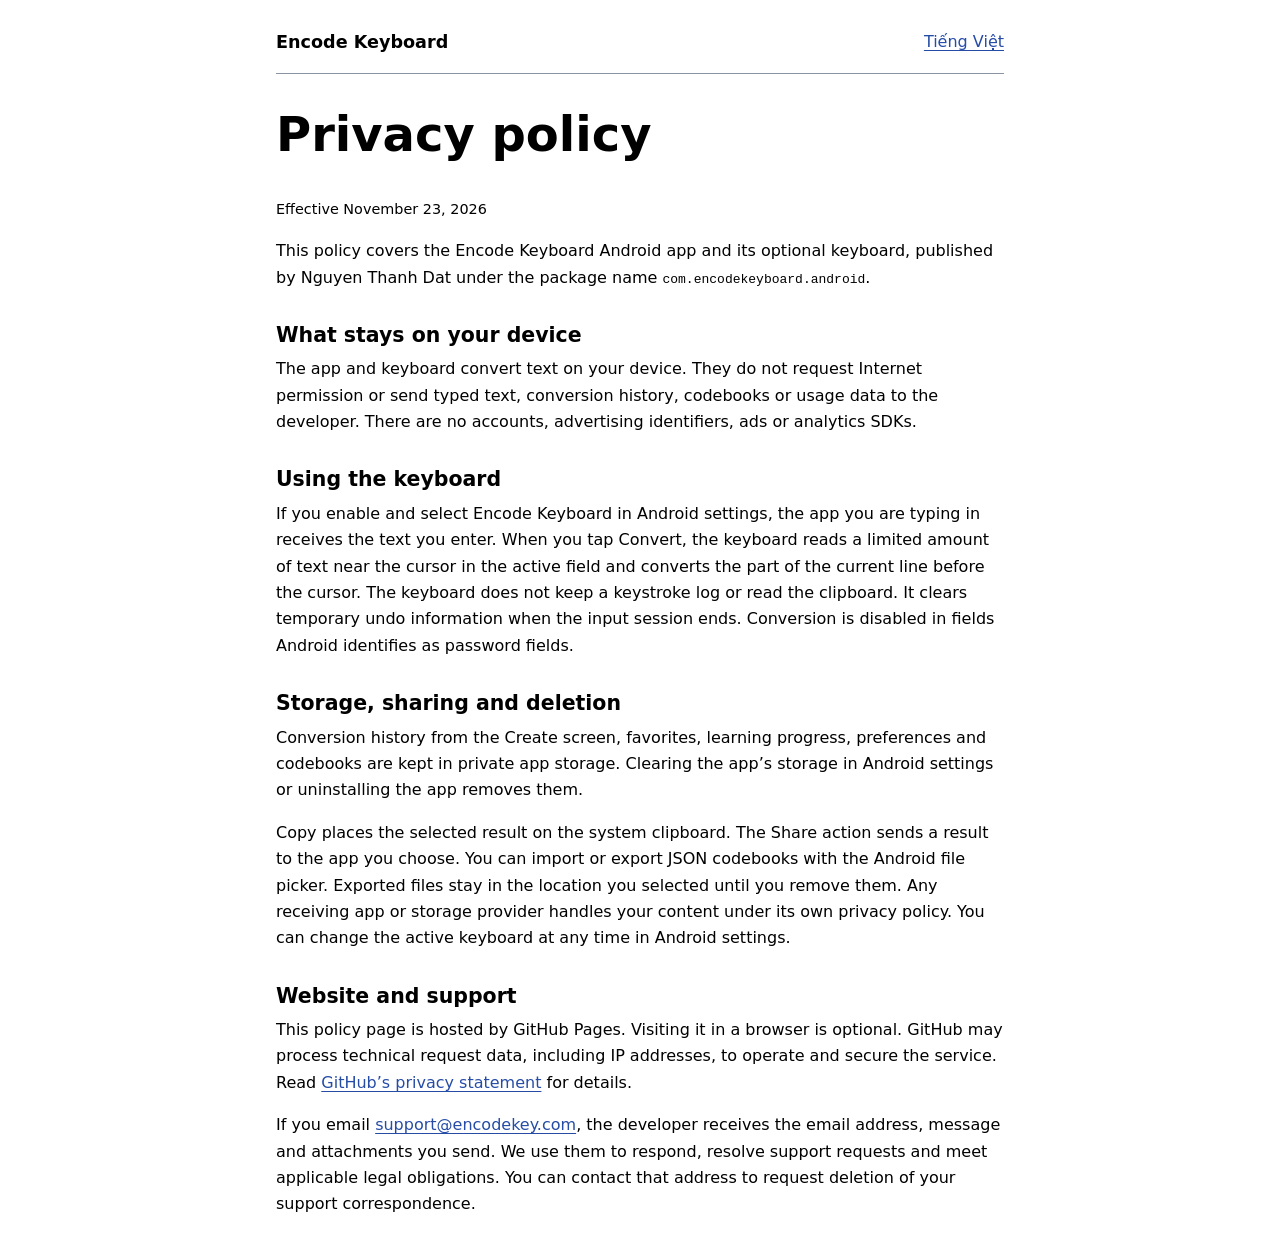
<file: index.html>
<!doctype html>
<html lang="en">
<head>
<meta charset="utf-8">
<meta name="viewport" content="width=device-width, initial-scale=1">
<title>Privacy policy · Encode Keyboard for Android</title>
<link rel="alternate" hreflang="vi" href="vi/">
<link rel="stylesheet" href="style.css">
</head>
<body>
<header><strong>Encode Keyboard</strong><a href="vi/" lang="vi" hreflang="vi">Tiếng Việt</a></header>
<main>
<h1>Privacy policy</h1>
<p><small>Effective November 23, 2026</small></p>
<p>This policy covers the Encode Keyboard Android app and its optional keyboard, published by Nguyen Thanh Dat under the package name <code>com.encodekeyboard.android</code>.</p>
<h2>What stays on your device</h2>
<p>The app and keyboard convert text on your device. They do not request Internet permission or send typed text, conversion history, codebooks or usage data to the developer. There are no accounts, advertising identifiers, ads or analytics SDKs.</p>
<h2>Using the keyboard</h2>
<p>If you enable and select Encode Keyboard in Android settings, the app you are typing in receives the text you enter. When you tap Convert, the keyboard reads a limited amount of text near the cursor in the active field and converts the part of the current line before the cursor. The keyboard does not keep a keystroke log or read the clipboard. It clears temporary undo information when the input session ends. Conversion is disabled in fields Android identifies as password fields.</p>
<h2>Storage, sharing and deletion</h2>
<p>Conversion history from the Create screen, favorites, learning progress, preferences and codebooks are kept in private app storage. Clearing the app’s storage in Android settings or uninstalling the app removes them.</p>
<p>Copy places the selected result on the system clipboard. The Share action sends a result to the app you choose. You can import or export JSON codebooks with the Android file picker. Exported files stay in the location you selected until you remove them. Any receiving app or storage provider handles your content under its own privacy policy. You can change the active keyboard at any time in Android settings.</p>
<h2>Website and support</h2>
<p>This policy page is hosted by GitHub Pages. Visiting it in a browser is optional. GitHub may process technical request data, including IP addresses, to operate and secure the service. Read <a href="https://docs.github.com/en/site-policy/privacy-policies/github-general-privacy-statement">GitHub’s privacy statement</a> for details.</p>
<p>If you email <a href="mailto:support@encodekey.com">support@encodekey.com</a>, the developer receives the email address, message and attachments you send. We use them to respond, resolve support requests and meet applicable legal obligations. You can contact that address to request deletion of your support correspondence.</p>
</main>
</body>
</html>
</file>
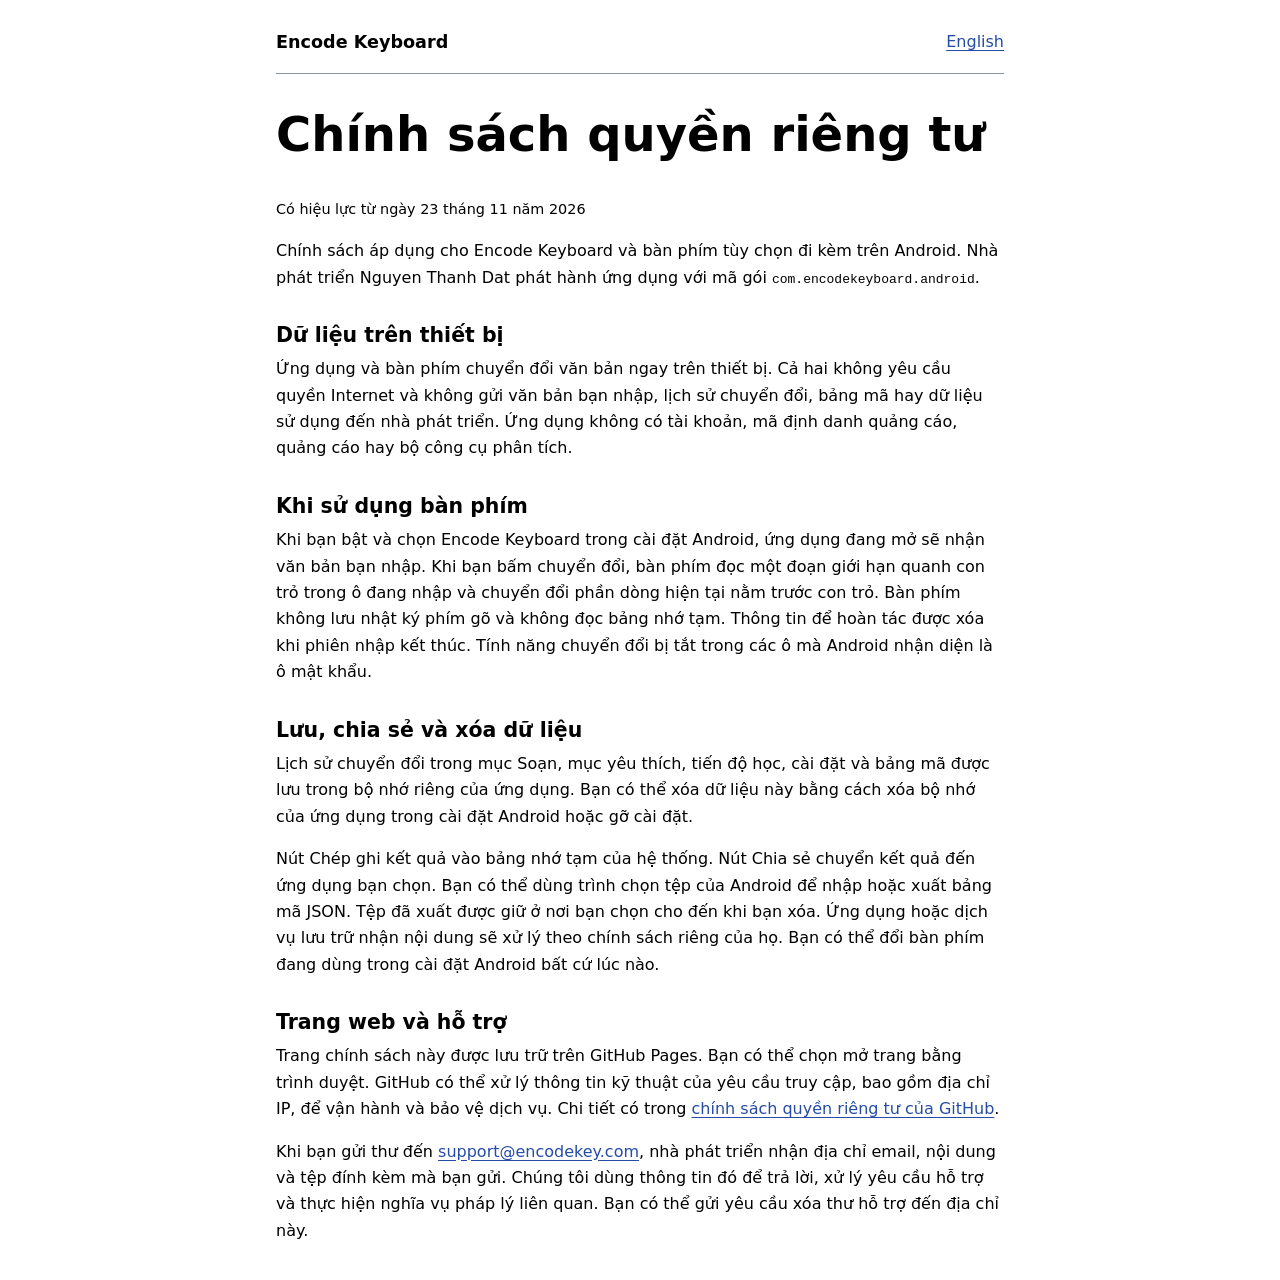
<file: vi/index.html>
<!doctype html>
<html lang="vi">
<head>
<meta charset="utf-8">
<meta name="viewport" content="width=device-width, initial-scale=1">
<title>Chính sách quyền riêng tư · Encode Keyboard cho Android</title>
<link rel="alternate" hreflang="en" href="../">
<link rel="stylesheet" href="../style.css">
</head>
<body>
<header><strong>Encode Keyboard</strong><a href="../" lang="en" hreflang="en">English</a></header>
<main>
<h1>Chính sách quyền riêng tư</h1>
<p><small>Có hiệu lực từ ngày 23 tháng 11 năm 2026</small></p>
<p>Chính sách áp dụng cho Encode Keyboard và bàn phím tùy chọn đi kèm trên Android. Nhà phát triển Nguyen Thanh Dat phát hành ứng dụng với mã gói <code>com.encodekeyboard.android</code>.</p>
<h2>Dữ liệu trên thiết bị</h2>
<p>Ứng dụng và bàn phím chuyển đổi văn bản ngay trên thiết bị. Cả hai không yêu cầu quyền Internet và không gửi văn bản bạn nhập, lịch sử chuyển đổi, bảng mã hay dữ liệu sử dụng đến nhà phát triển. Ứng dụng không có tài khoản, mã định danh quảng cáo, quảng cáo hay bộ công cụ phân tích.</p>
<h2>Khi sử dụng bàn phím</h2>
<p>Khi bạn bật và chọn Encode Keyboard trong cài đặt Android, ứng dụng đang mở sẽ nhận văn bản bạn nhập. Khi bạn bấm chuyển đổi, bàn phím đọc một đoạn giới hạn quanh con trỏ trong ô đang nhập và chuyển đổi phần dòng hiện tại nằm trước con trỏ. Bàn phím không lưu nhật ký phím gõ và không đọc bảng nhớ tạm. Thông tin để hoàn tác được xóa khi phiên nhập kết thúc. Tính năng chuyển đổi bị tắt trong các ô mà Android nhận diện là ô mật khẩu.</p>
<h2>Lưu, chia sẻ và xóa dữ liệu</h2>
<p>Lịch sử chuyển đổi trong mục Soạn, mục yêu thích, tiến độ học, cài đặt và bảng mã được lưu trong bộ nhớ riêng của ứng dụng. Bạn có thể xóa dữ liệu này bằng cách xóa bộ nhớ của ứng dụng trong cài đặt Android hoặc gỡ cài đặt.</p>
<p>Nút Chép ghi kết quả vào bảng nhớ tạm của hệ thống. Nút Chia sẻ chuyển kết quả đến ứng dụng bạn chọn. Bạn có thể dùng trình chọn tệp của Android để nhập hoặc xuất bảng mã JSON. Tệp đã xuất được giữ ở nơi bạn chọn cho đến khi bạn xóa. Ứng dụng hoặc dịch vụ lưu trữ nhận nội dung sẽ xử lý theo chính sách riêng của họ. Bạn có thể đổi bàn phím đang dùng trong cài đặt Android bất cứ lúc nào.</p>
<h2>Trang web và hỗ trợ</h2>
<p>Trang chính sách này được lưu trữ trên GitHub Pages. Bạn có thể chọn mở trang bằng trình duyệt. GitHub có thể xử lý thông tin kỹ thuật của yêu cầu truy cập, bao gồm địa chỉ IP, để vận hành và bảo vệ dịch vụ. Chi tiết có trong <a href="https://docs.github.com/en/site-policy/privacy-policies/github-general-privacy-statement">chính sách quyền riêng tư của GitHub</a>.</p>
<p>Khi bạn gửi thư đến <a href="mailto:support@encodekey.com">support@encodekey.com</a>, nhà phát triển nhận địa chỉ email, nội dung và tệp đính kèm mà bạn gửi. Chúng tôi dùng thông tin đó để trả lời, xử lý yêu cầu hỗ trợ và thực hiện nghĩa vụ pháp lý liên quan. Bạn có thể gửi yêu cầu xóa thư hỗ trợ đến địa chỉ này.</p>
</main>
</body>
</html>
</file>
<file: style.css>
:root { color-scheme: light dark; font: 100%/1.65 system-ui, sans-serif; }
* { box-sizing: border-box; }
body { max-width: 48rem; margin: 0 auto; padding: 1.25rem; }
header { display: flex; justify-content: space-between; gap: 1rem; align-items: center; padding-block: .5rem 1rem; border-bottom: 1px solid #8993a2; }
header strong { font-size: 1.1rem; }
h1, h2 { line-height: 1.2; text-wrap: balance; }
h1 { margin-top: 2rem; font-size: clamp(1.9rem, 5vw, 3rem); }
h2 { margin: 2rem 0 .55rem; font-size: 1.28rem; }
p { margin: .55rem 0 1rem; }
a { color: #264ca6; text-underline-offset: .17em; }
a:focus-visible { outline: 2px solid currentColor; outline-offset: 3px; }
small { font-size: .9rem; }
@media (prefers-color-scheme: dark) { a { color: #9fbeff; } }
</file>
